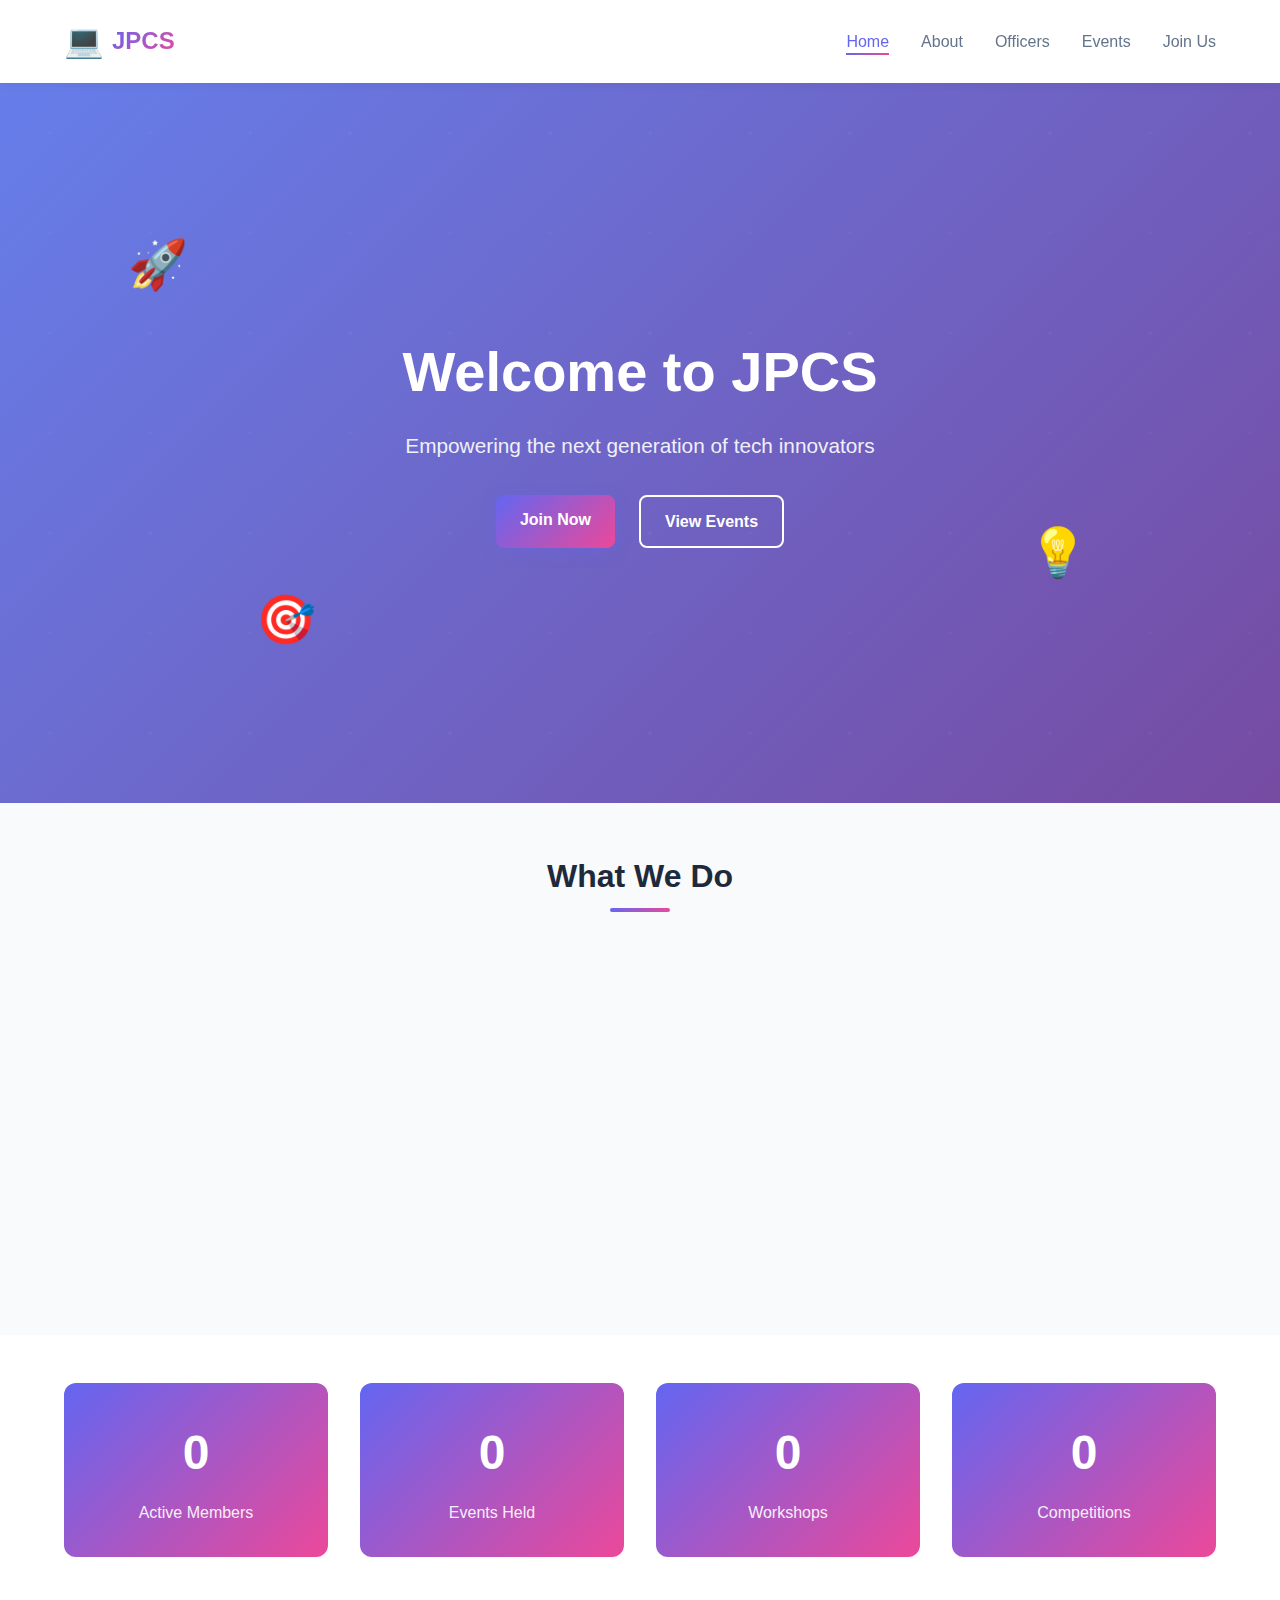
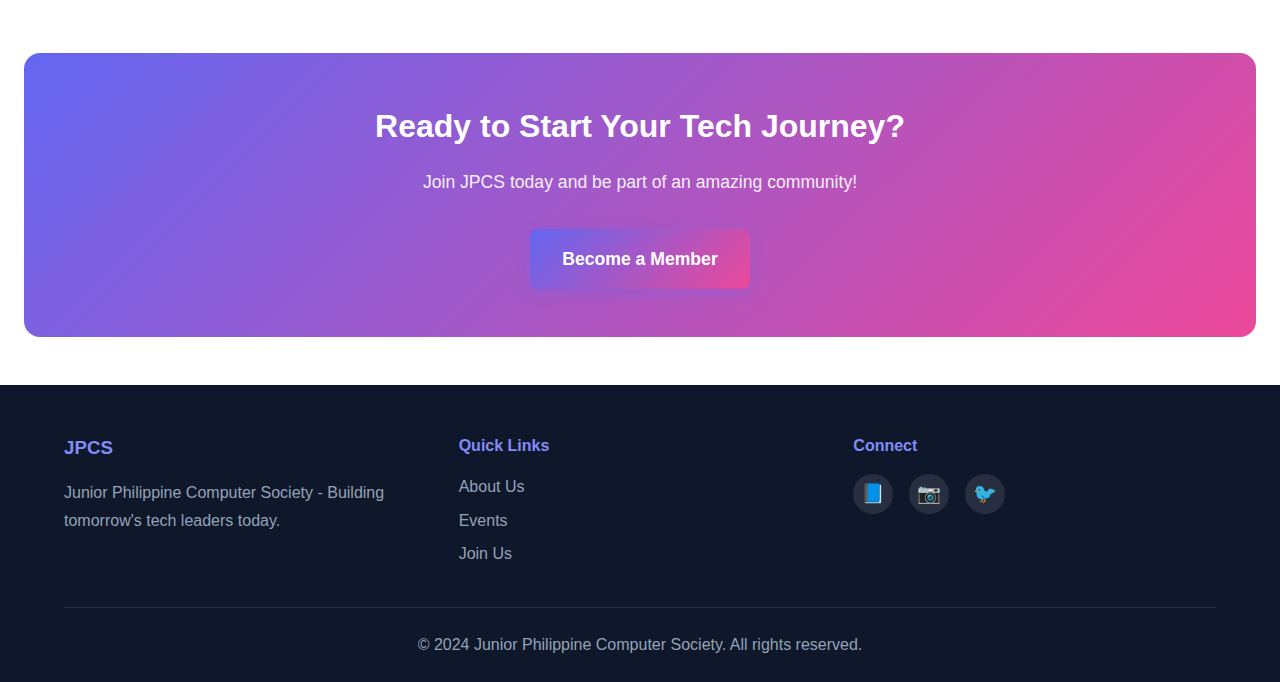
<file: index.html>
<!DOCTYPE html>
<html lang="en">
<head>
    <meta charset="UTF-8">
    <meta name="viewport" content="width=device-width, initial-scale=1.0">
    <title>JPCS - Junior Philippine Computer Society</title>
    <link rel="stylesheet" href="assets/css/styles.css">
    <link rel="stylesheet" href="assets/css/home.css">
</head>
<body>
    <nav class="navbar">
        <div class="container">
            <div class="nav-brand">
                <span class="logo">💻</span>
                <span class="brand-name">JPCS</span>
            </div>
            <button class="nav-toggle" id="navToggle">
                <span></span>
                <span></span>
                <span></span>
            </button>
            <ul class="nav-menu" id="navMenu">
                <li><a href="index.html" class="active">Home</a></li>
                <li><a href="about.html">About</a></li>
                <li><a href="officers.html">Officers</a></li>
                <li><a href="events.html">Events</a></li>
                <li><a href="membership.html">Join Us</a></li>
            </ul>
        </div>
    </nav>

    <section class="hero">
        <div class="hero-content">
            <h1 class="glitch" data-text="Welcome to JPCS">Welcome to JPCS</h1>
            <p class="hero-subtitle">Empowering the next generation of tech innovators</p>
            <div class="hero-buttons">
                <a href="membership.html" class="btn btn-primary">Join Now</a>
                <a href="events.html" class="btn btn-secondary">View Events</a>
            </div>
        </div>
        <div class="hero-animation">
            <div class="floating-icon">🚀</div>
            <div class="floating-icon">💡</div>
            <div class="floating-icon">🎯</div>
        </div>
    </section>

    <section class="features">
        <div class="container">
            <h2 class="section-title">What We Do</h2>
            <div class="features-grid">
                <div class="feature-card">
                    <div class="feature-icon">🎓</div>
                    <h3>Learn & Grow</h3>
                    <p>Access workshops, seminars, and training programs to enhance your tech skills</p>
                </div>
                <div class="feature-card">
                    <div class="feature-icon">🤝</div>
                    <h3>Network</h3>
                    <p>Connect with fellow students and industry professionals in the tech community</p>
                </div>
                <div class="feature-card">
                    <div class="feature-icon">💼</div>
                    <h3>Compete</h3>
                    <p>Participate in hackathons, coding competitions, and tech challenges</p>
                </div>
                <div class="feature-card">
                    <div class="feature-icon">🌟</div>
                    <h3>Innovate</h3>
                    <p>Collaborate on projects and bring your creative tech ideas to life</p>
                </div>
            </div>
        </div>
    </section>

    <section class="quick-stats">
        <div class="container">
            <div class="stats-grid">
                <div class="stat-card">
                    <div class="stat-number" data-target="500">0</div>
                    <div class="stat-label">Active Members</div>
                </div>
                <div class="stat-card">
                    <div class="stat-number" data-target="50">0</div>
                    <div class="stat-label">Events Held</div>
                </div>
                <div class="stat-card">
                    <div class="stat-number" data-target="20">0</div>
                    <div class="stat-label">Workshops</div>
                </div>
                <div class="stat-card">
                    <div class="stat-number" data-target="10">0</div>
                    <div class="stat-label">Competitions</div>
                </div>
            </div>
        </div>
    </section>

    <section class="cta-section">
        <div class="container">
            <h2>Ready to Start Your Tech Journey?</h2>
            <p>Join JPCS today and be part of an amazing community!</p>
            <a href="membership.html" class="btn btn-primary btn-large">Become a Member</a>
        </div>
    </section>

    <footer class="footer">
        <div class="container">
            <div class="footer-content">
                <div class="footer-section">
                    <h3>JPCS</h3>
                    <p>Junior Philippine Computer Society - Building tomorrow's tech leaders today.</p>
                </div>
                <div class="footer-section">
                    <h4>Quick Links</h4>
                    <ul>
                        <li><a href="about.html">About Us</a></li>
                        <li><a href="events.html">Events</a></li>
                        <li><a href="membership.html">Join Us</a></li>
                    </ul>
                </div>
                <div class="footer-section">
                    <h4>Connect</h4>
                    <div class="social-links">
                        <a href="#" class="social-icon">📘</a>
                        <a href="#" class="social-icon">📷</a>
                        <a href="#" class="social-icon">🐦</a>
                    </div>
                </div>
            </div>
            <div class="footer-bottom">
                <p>&copy; 2024 Junior Philippine Computer Society. All rights reserved.</p>
            </div>
        </div>
    </footer>

    <script src="assets/js/main.js"></script>
    <script src="assets/js/home.js"></script>
</body>
</html>
</file>
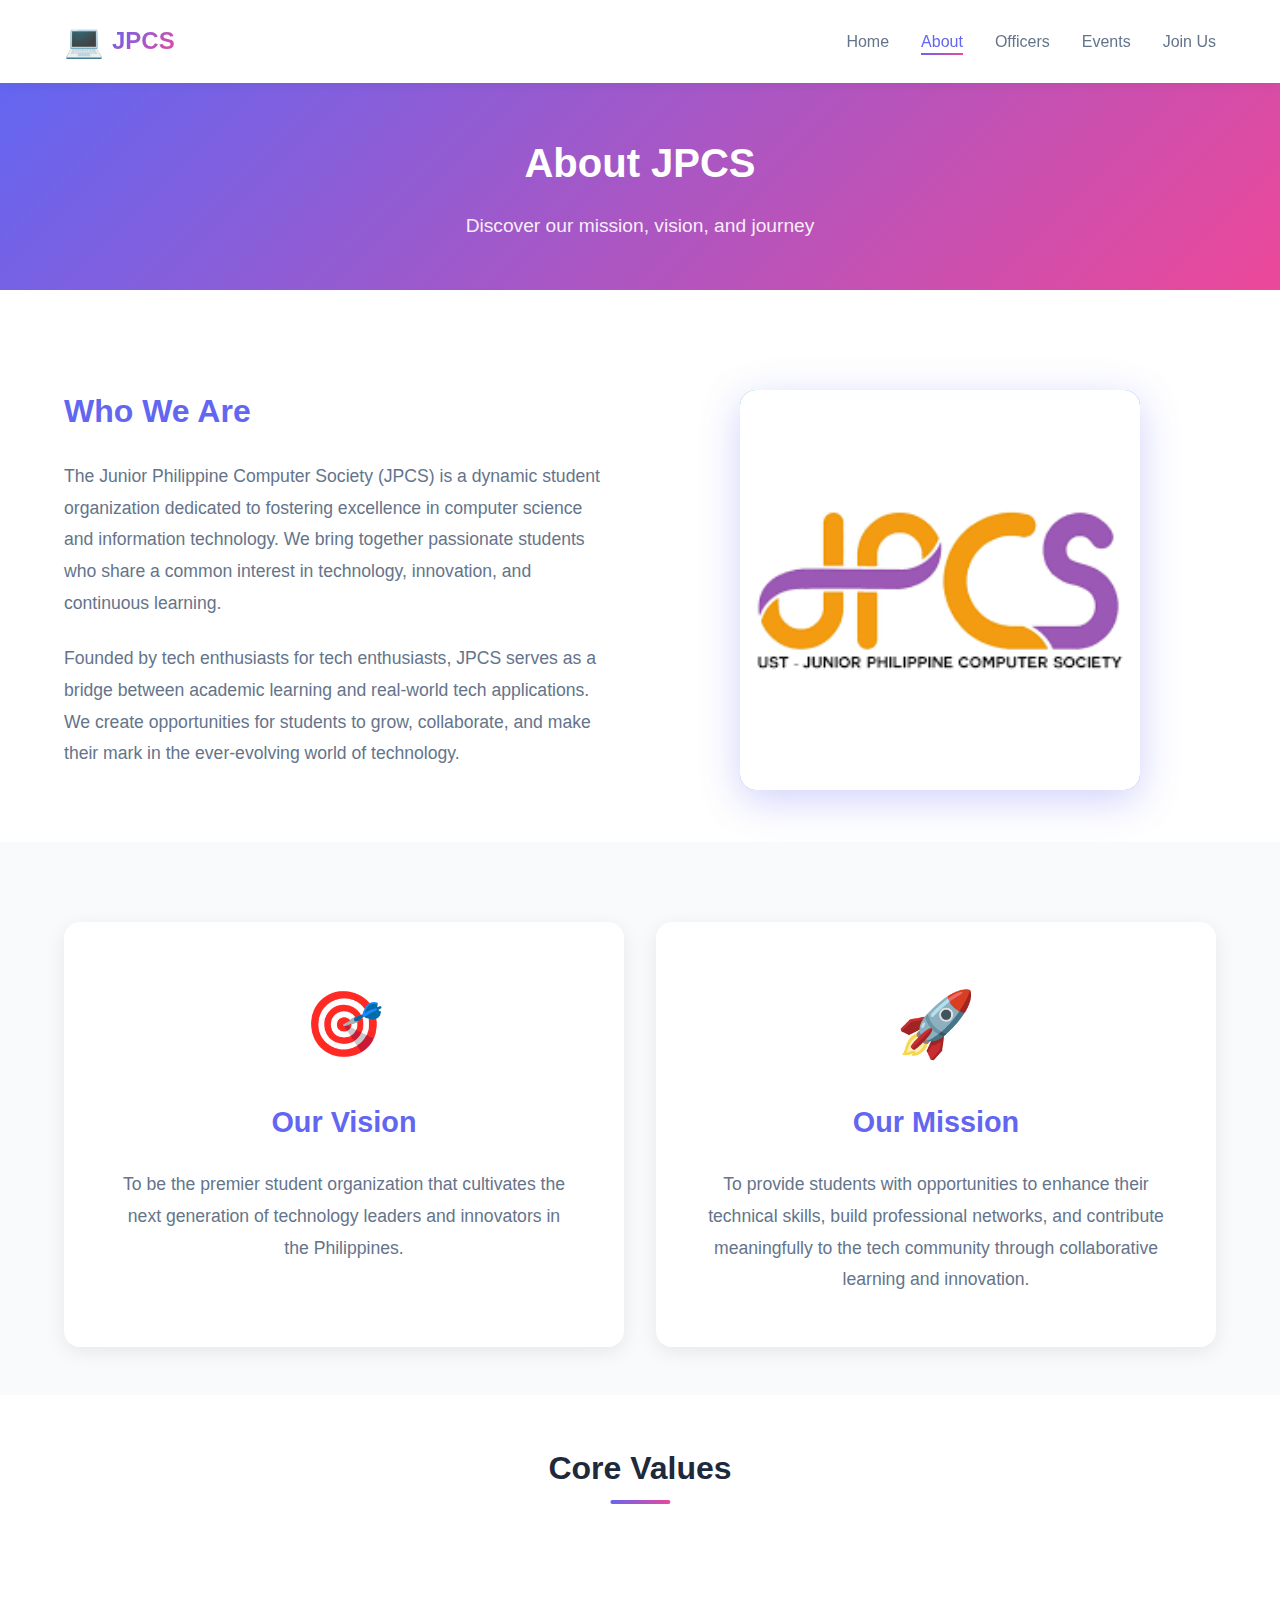
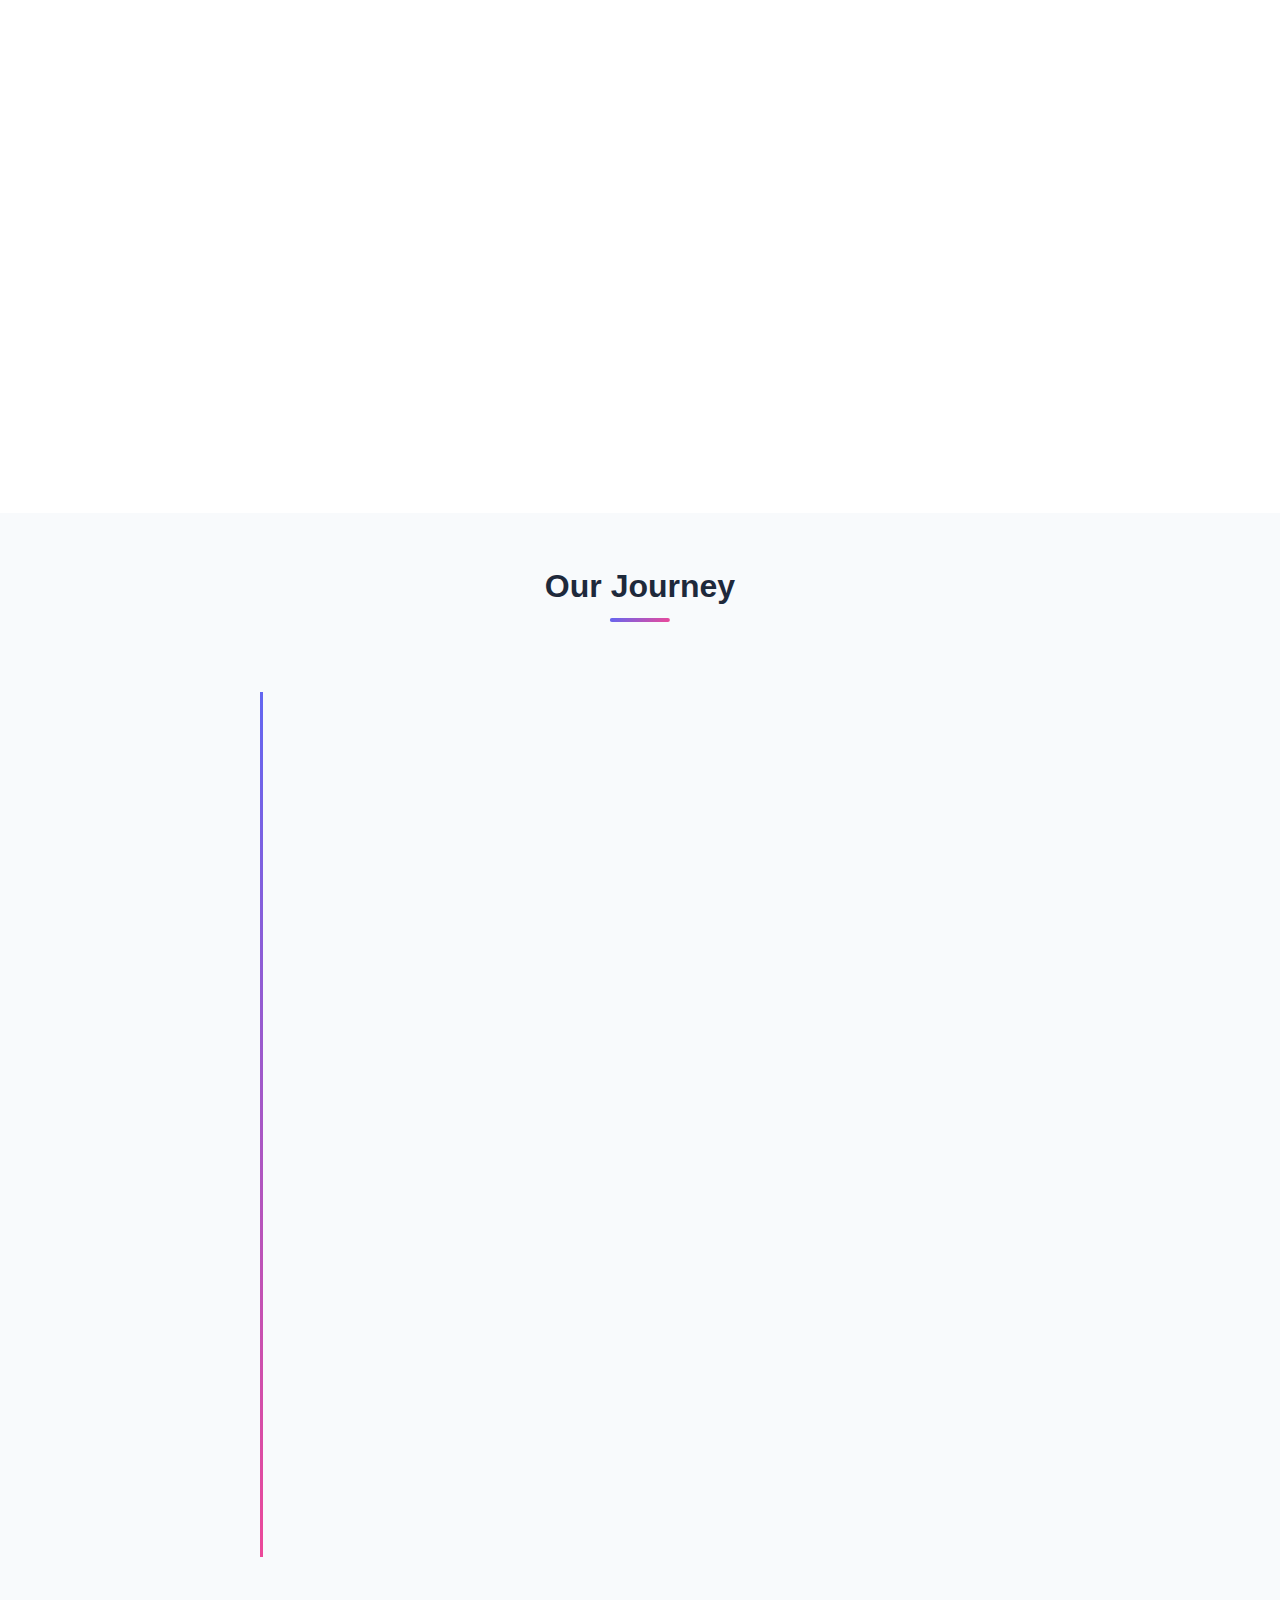
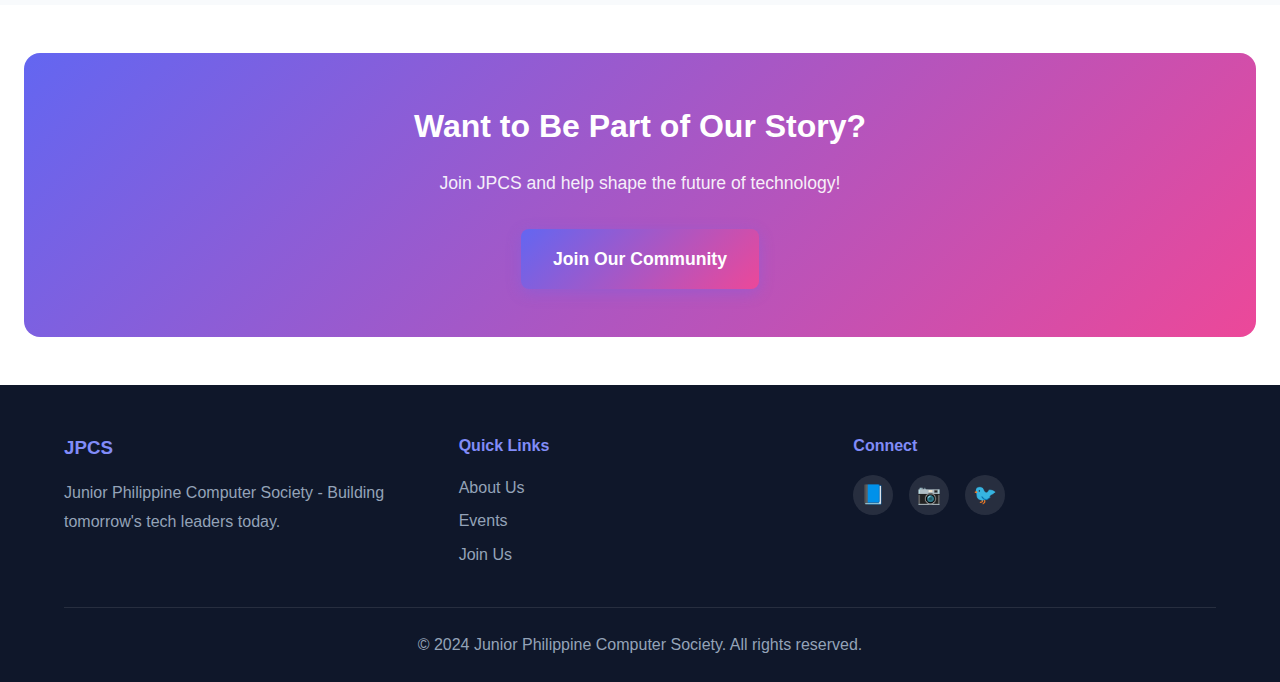
<file: about.html>
<!DOCTYPE html>
<html lang="en">
<head>
    <meta charset="UTF-8">
    <meta name="viewport" content="width=device-width, initial-scale=1.0">
    <title>About - JPCS</title>
    <link rel="stylesheet" href="assets/css/styles.css">
    <link rel="stylesheet" href="assets/css/about.css">
</head>
<body>
    <nav class="navbar">
        <div class="container">
            <div class="nav-brand">
                <span class="logo">💻</span>
                <span class="brand-name">JPCS</span>
            </div>
            <button class="nav-toggle" id="navToggle">
                <span></span>
                <span></span>
                <span></span>
            </button>
            <ul class="nav-menu" id="navMenu">
                <li><a href="index.html">Home</a></li>
                <li><a href="about.html" class="active">About</a></li>
                <li><a href="officers.html">Officers</a></li>
                <li><a href="events.html">Events</a></li>
                <li><a href="membership.html">Join Us</a></li>
            </ul>
        </div>
    </nav>

    <section class="page-header">
        <div class="container">
            <h1>About JPCS</h1>
            <p>Discover our mission, vision, and journey</p>
        </div>
    </section>

    <section class="about-content">
        <div class="container">
            <div class="about-grid">
                <div class="about-text">
                    <h2>Who We Are</h2>
                    <p>The Junior Philippine Computer Society (JPCS) is a dynamic student organization dedicated to fostering excellence in computer science and information technology. We bring together passionate students who share a common interest in technology, innovation, and continuous learning.</p>
                    <p>Founded by tech enthusiasts for tech enthusiasts, JPCS serves as a bridge between academic learning and real-world tech applications. We create opportunities for students to grow, collaborate, and make their mark in the ever-evolving world of technology.</p>
                </div>
                <div class="about-image">
                    <div class="image-placeholder">
                        <img src="assets/Images/who-we-are.png" alt="Who We Are">
                    </div>
                </div>
            </div>
        </div>
    </section>

    <section class="vision-mission">
        <div class="container">
            <div class="vm-grid">
                <div class="vm-card">
                    <div class="vm-icon">🎯</div>
                    <h3>Our Vision</h3>
                    <p>To be the premier student organization that cultivates the next generation of technology leaders and innovators in the Philippines.</p>
                </div>
                <div class="vm-card">
                    <div class="vm-icon">🚀</div>
                    <h3>Our Mission</h3>
                    <p>To provide students with opportunities to enhance their technical skills, build professional networks, and contribute meaningfully to the tech community through collaborative learning and innovation.</p>
                </div>
            </div>
        </div>
    </section>

    <section class="core-values">
        <div class="container">
            <h2 class="section-title">Core Values</h2>
            <div class="values-grid">
                <div class="value-card">
                    <div class="value-number">01</div>
                    <h4>Innovation</h4>
                    <p>We embrace creativity and encourage thinking outside the box</p>
                </div>
                <div class="value-card">
                    <div class="value-number">02</div>
                    <h4>Collaboration</h4>
                    <p>We believe in the power of teamwork and community</p>
                </div>
                <div class="value-card">
                    <div class="value-number">03</div>
                    <h4>Excellence</h4>
                    <p>We strive for the highest standards in everything we do</p>
                </div>
                <div class="value-card">
                    <div class="value-number">04</div>
                    <h4>Inclusivity</h4>
                    <p>We welcome students from all backgrounds and skill levels</p>
                </div>
                <div class="value-card">
                    <div class="value-number">05</div>
                    <h4>Growth</h4>
                    <p>We are committed to continuous learning and development</p>
                </div>
                <div class="value-card">
                    <div class="value-number">06</div>
                    <h4>Impact</h4>
                    <p>We aim to make a positive difference in our community</p>
                </div>
            </div>
        </div>
    </section>

    <section class="timeline-section">
        <div class="container">
            <h2 class="section-title">Our Journey</h2>
            <div class="timeline">
                <div class="timeline-item">
                    <div class="timeline-dot"></div>
                    <div class="timeline-content">
                        <h4>2020 - Foundation</h4>
                        <p>JPCS was founded by a group of passionate computer science students</p>
                    </div>
                </div>
                <div class="timeline-item">
                    <div class="timeline-dot"></div>
                    <div class="timeline-content">
                        <h4>2021 - First Major Event</h4>
                        <p>Organized our first major hackathon with 200+ participants</p>
                    </div>
                </div>
                <div class="timeline-item">
                    <div class="timeline-dot"></div>
                    <div class="timeline-content">
                        <h4>2022 - Expansion</h4>
                        <p>Grew to 500+ active members and launched mentorship program</p>
                    </div>
                </div>
                <div class="timeline-item">
                    <div class="timeline-dot"></div>
                    <div class="timeline-content">
                        <h4>2023 - Recognition</h4>
                        <p>Awarded "Best Student Tech Organization" at national level</p>
                    </div>
                </div>
                <div class="timeline-item">
                    <div class="timeline-dot"></div>
                    <div class="timeline-content">
                        <h4>2024 - Innovation Hub</h4>
                        <p>Launched our tech innovation lab and partnered with industry leaders</p>
                    </div>
                </div>
            </div>
        </div>
    </section>

    <section class="cta-section">
        <div class="container">
            <h2>Want to Be Part of Our Story?</h2>
            <p>Join JPCS and help shape the future of technology!</p>
            <a href="membership.html" class="btn btn-primary btn-large">Join Our Community</a>
        </div>
    </section>

    <footer class="footer">
        <div class="container">
            <div class="footer-content">
                <div class="footer-section">
                    <h3>JPCS</h3>
                    <p>Junior Philippine Computer Society - Building tomorrow's tech leaders today.</p>
                </div>
                <div class="footer-section">
                    <h4>Quick Links</h4>
                    <ul>
                        <li><a href="about.html">About Us</a></li>
                        <li><a href="events.html">Events</a></li>
                        <li><a href="membership.html">Join Us</a></li>
                    </ul>
                </div>
                <div class="footer-section">
                    <h4>Connect</h4>
                    <div class="social-links">
                        <a href="#" class="social-icon">📘</a>
                        <a href="#" class="social-icon">📷</a>
                        <a href="#" class="social-icon">🐦</a>
                    </div>
                </div>
            </div>
            <div class="footer-bottom">
                <p>&copy; 2024 Junior Philippine Computer Society. All rights reserved.</p>
            </div>
        </div>
    </footer>

    <script src="assets/js/about.js"></script>
    <script src="assets/js/main.js"></script>
</body>
</html>
</file>
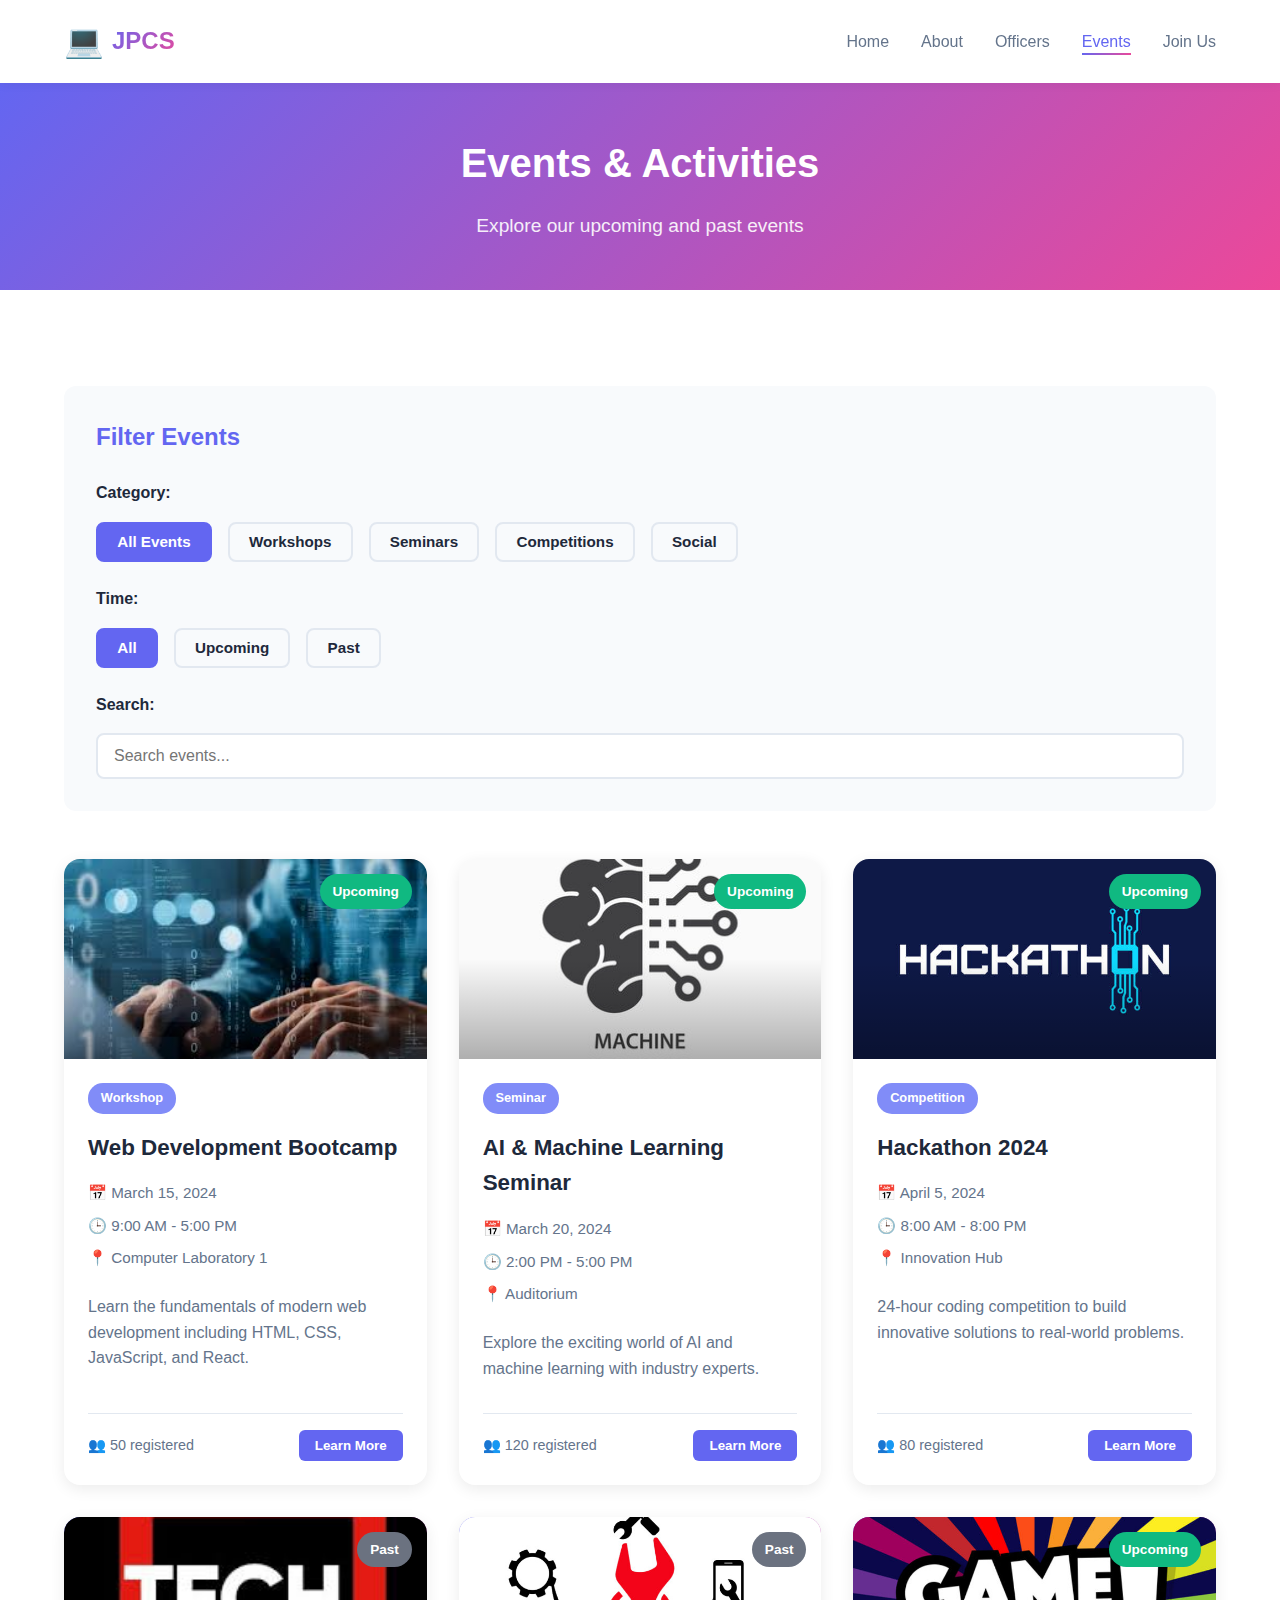
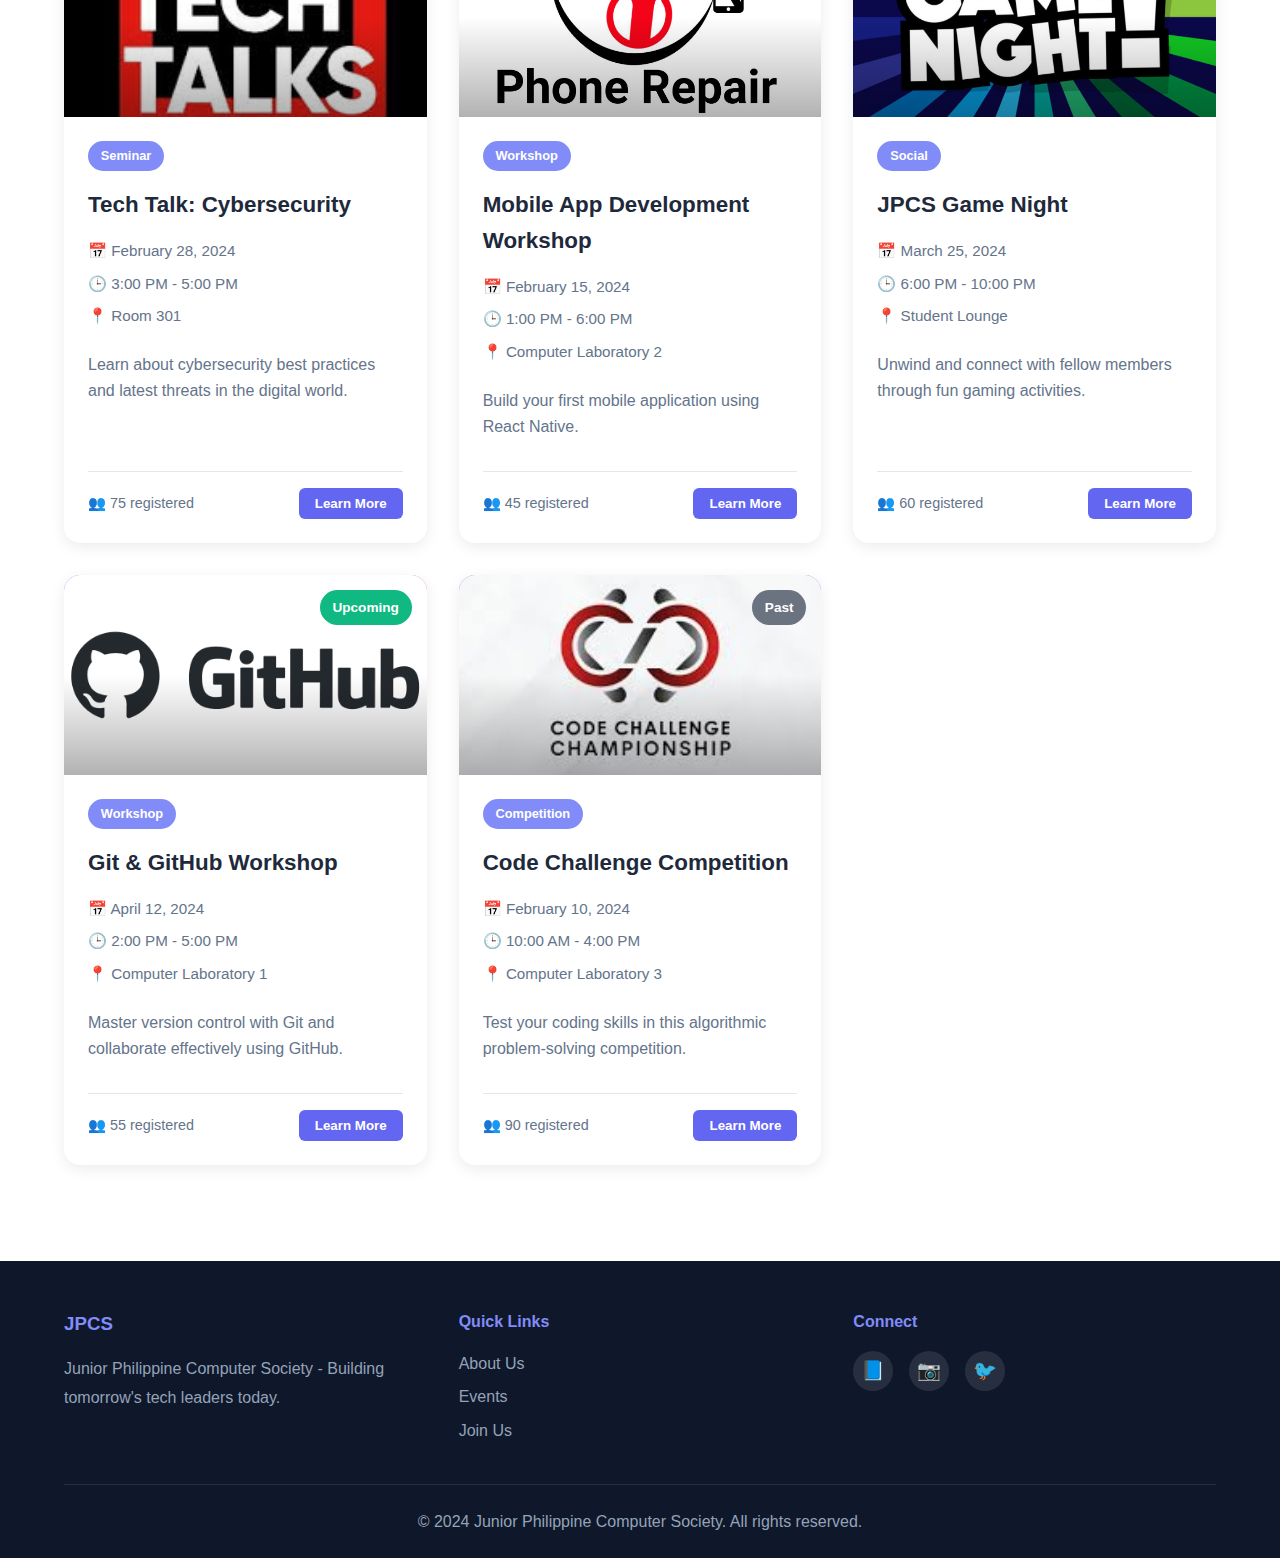
<file: events.html>
<!DOCTYPE html>
<html lang="en">
<head>
    <meta charset="UTF-8">
    <meta name="viewport" content="width=device-width, initial-scale=1.0">
    <title>Events - JPCS</title>
    <link rel="stylesheet" href="assets/css/styles.css">
    <link rel="stylesheet" href="assets/css/events.css">
</head>
<body>
    <nav class="navbar">
        <div class="container">
            <div class="nav-brand">
                <span class="logo">💻</span>
                <span class="brand-name">JPCS</span>
            </div>
            <button class="nav-toggle" id="navToggle">
                <span></span>
                <span></span>
                <span></span>
            </button>
            <ul class="nav-menu" id="navMenu">
                <li><a href="index.html">Home</a></li>
                <li><a href="about.html">About</a></li>
                <li><a href="officers.html">Officers</a></li>
                <li><a href="events.html" class="active">Events</a></li>
                <li><a href="membership.html">Join Us</a></li>
            </ul>
        </div>
    </nav>

    <section class="page-header">
        <div class="container">
            <h1>Events & Activities</h1>
            <p>Explore our upcoming and past events</p>
        </div>
    </section>

    <section class="events-section">
        <div class="container">
            <div class="events-controls">
                <div class="filter-section">
                    <h3>Filter Events</h3>
                    <div class="filter-group">
                        <label>Category:</label>
                        <div class="filter-buttons">
                            <button class="filter-btn active" data-category="all">All Events</button>
                            <button class="filter-btn" data-category="workshop">Workshops</button>
                            <button class="filter-btn" data-category="seminar">Seminars</button>
                            <button class="filter-btn" data-category="competition">Competitions</button>
                            <button class="filter-btn" data-category="social">Social</button>
                        </div>
                    </div>
                    <div class="filter-group">
                        <label>Time:</label>
                        <div class="filter-buttons">
                            <button class="time-filter-btn active" data-time="all">All</button>
                            <button class="time-filter-btn" data-time="upcoming">Upcoming</button>
                            <button class="time-filter-btn" data-time="past">Past</button>
                        </div>
                    </div>
                    <div class="filter-group">
                        <label>Search:</label>
                        <input type="text" id="searchInput" placeholder="Search events..." class="search-input">
                    </div>
                </div>
            </div>

            <div class="events-grid" id="eventsGrid">
                <!-- Events will be dynamically loaded -->
            </div>

            <div id="noEvents" class="no-events" style="display: none;">
                <p>No events found matching your criteria.</p>
            </div>
        </div>
    </section>

    <!-- Event Details Modal -->
    <div class="modal" id="eventModal">
        <div class="modal-content">
            <span class="close-btn" id="closeEventModal">&times;</span>
            <div class="modal-body" id="eventModalBody">
                <!-- Event details will be loaded here -->
            </div>
        </div>
    </div>

    <footer class="footer">
        <div class="container">
            <div class="footer-content">
                <div class="footer-section">
                    <h3>JPCS</h3>
                    <p>Junior Philippine Computer Society - Building tomorrow's tech leaders today.</p>
                </div>
                <div class="footer-section">
                    <h4>Quick Links</h4>
                    <ul>
                        <li><a href="about.html">About Us</a></li>
                        <li><a href="events.html">Events</a></li>
                        <li><a href="membership.html">Join Us</a></li>
                    </ul>
                </div>
                <div class="footer-section">
                    <h4>Connect</h4>
                    <div class="social-links">
                        <a href="#" class="social-icon">📘</a>
                        <a href="#" class="social-icon">📷</a>
                        <a href="#" class="social-icon">🐦</a>
                    </div>
                </div>
            </div>
            <div class="footer-bottom">
                <p>&copy; 2024 Junior Philippine Computer Society. All rights reserved.</p>
            </div>
        </div>
    </footer>

    <script src="assets/js/main.js"></script>
    <script src="assets/js/events.js"></script>
</body>
</html>
</file>
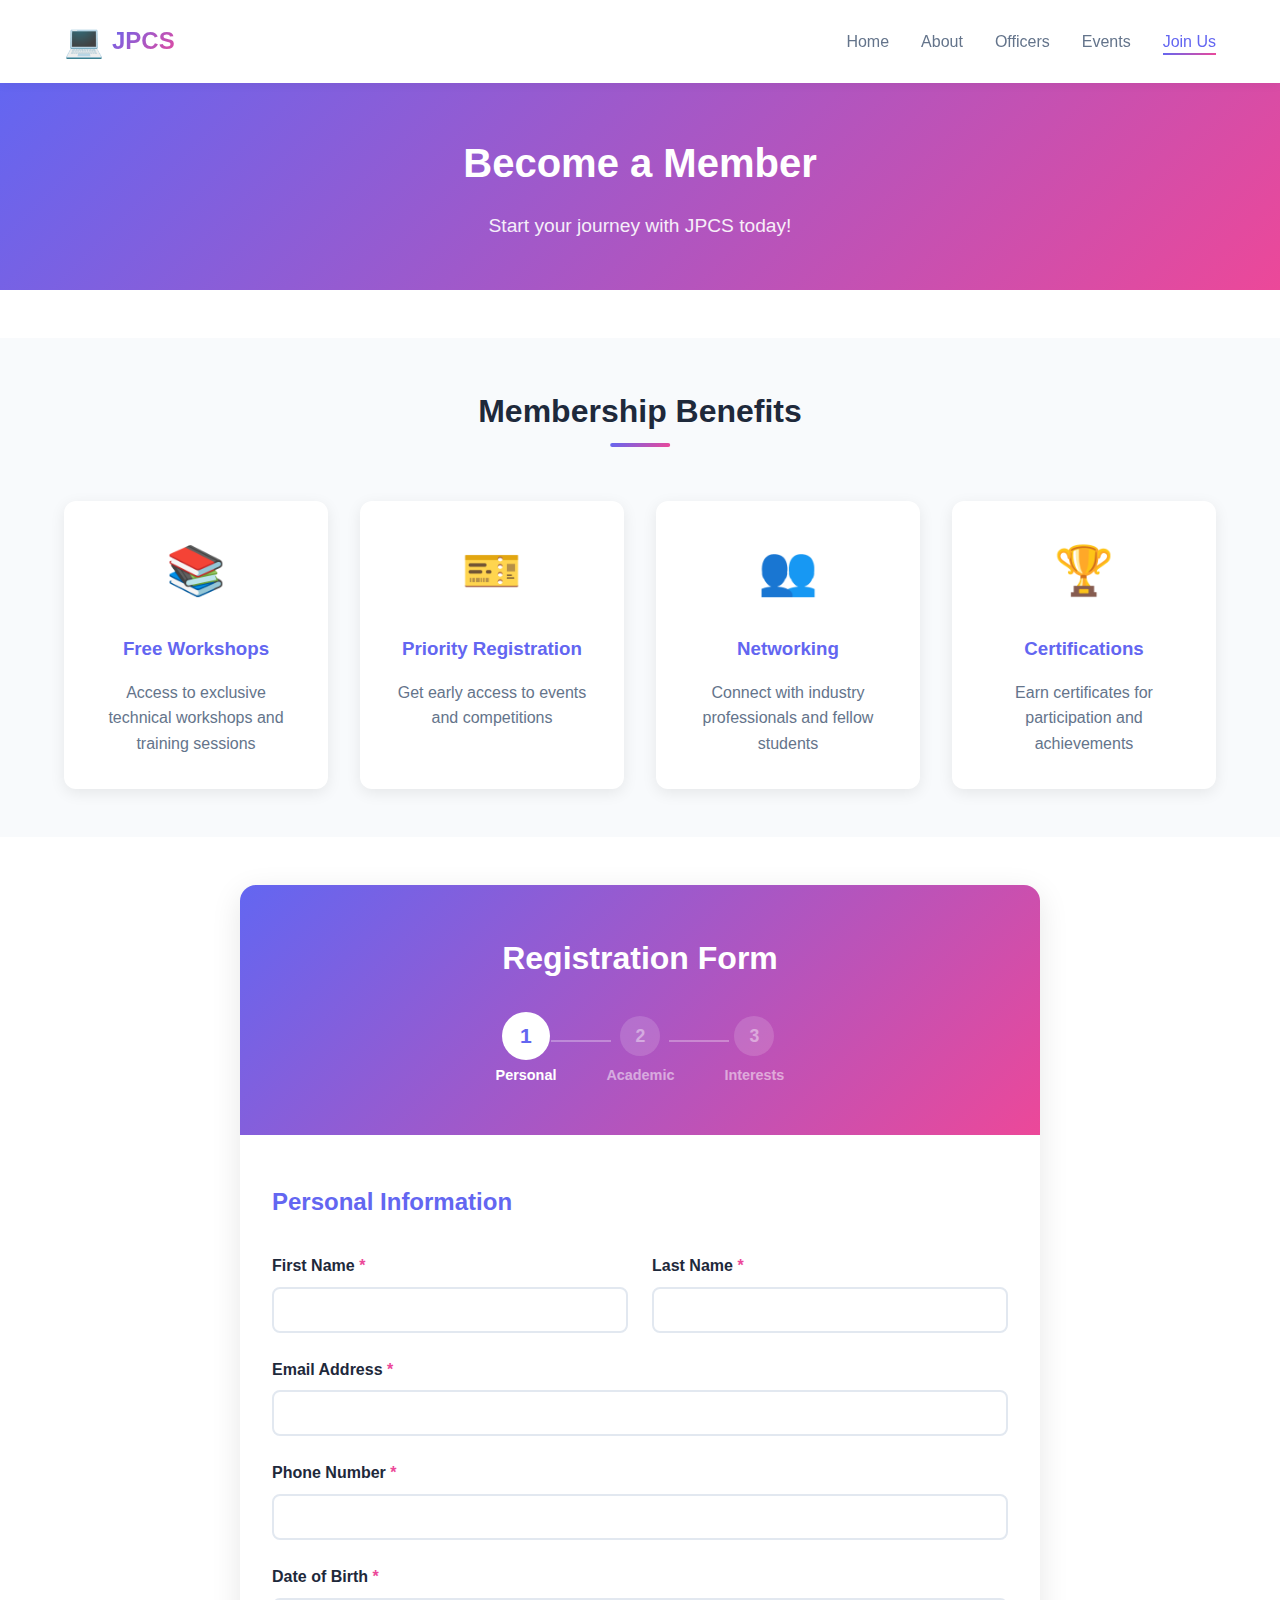
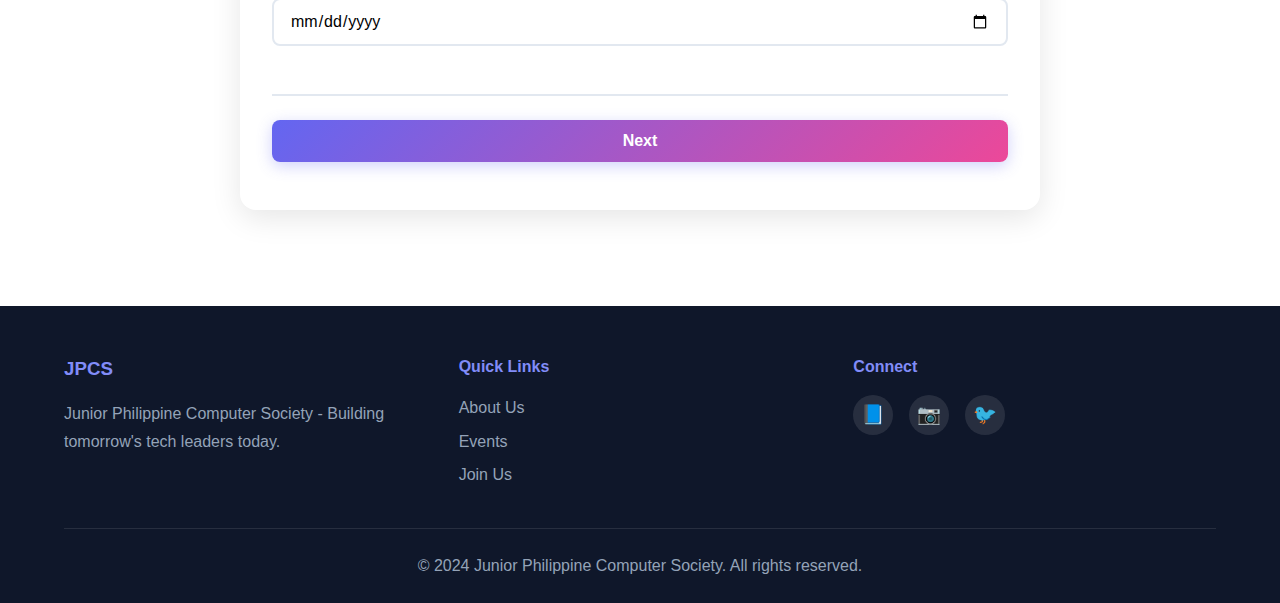
<file: membership.html>
<!DOCTYPE html>
<html lang="en">
<head>
    <meta charset="UTF-8">
    <meta name="viewport" content="width=device-width, initial-scale=1.0">
    <title>Membership - JPCS</title>
    <link rel="stylesheet" href="assets/css/styles.css">
    <link rel="stylesheet" href="assets/css/membership.css">
</head>
<body>
    <nav class="navbar">
        <div class="container">
            <div class="nav-brand">
                <span class="logo">💻</span>
                <span class="brand-name">JPCS</span>
            </div>
            <button class="nav-toggle" id="navToggle">
                <span></span>
                <span></span>
                <span></span>
            </button>
            <ul class="nav-menu" id="navMenu">
                <li><a href="index.html">Home</a></li>
                <li><a href="about.html">About</a></li>
                <li><a href="officers.html">Officers</a></li>
                <li><a href="events.html">Events</a></li>
                <li><a href="membership.html" class="active">Join Us</a></li>
            </ul>
        </div>
    </nav>

    <section class="page-header">
        <div class="container">
            <h1>Become a Member</h1>
            <p>Start your journey with JPCS today!</p>
        </div>
    </section>

    <section class="benefits-section">
        <div class="container">
            <h2 class="section-title">Membership Benefits</h2>
            <div class="benefits-grid">
                <div class="benefit-card">
                    <div class="benefit-icon">📚</div>
                    <h3>Free Workshops</h3>
                    <p>Access to exclusive technical workshops and training sessions</p>
                </div>
                <div class="benefit-card">
                    <div class="benefit-icon">🎫</div>
                    <h3>Priority Registration</h3>
                    <p>Get early access to events and competitions</p>
                </div>
                <div class="benefit-card">
                    <div class="benefit-icon">👥</div>
                    <h3>Networking</h3>
                    <p>Connect with industry professionals and fellow students</p>
                </div>
                <div class="benefit-card">
                    <div class="benefit-icon">🏆</div>
                    <h3>Certifications</h3>
                    <p>Earn certificates for participation and achievements</p>
                </div>
            </div>
        </div>
    </section>

    <section class="registration-section">
        <div class="container">
            <div class="form-container">
                <div class="form-header">
                    <h2>Registration Form</h2>
                    <div class="progress-indicator">
                        <div class="progress-step active" data-step="1">
                            <div class="step-number">1</div>
                            <div class="step-label">Personal</div>
                        </div>
                        <div class="progress-line"></div>
                        <div class="progress-step" data-step="2">
                            <div class="step-number">2</div>
                            <div class="step-label">Academic</div>
                        </div>
                        <div class="progress-line"></div>
                        <div class="progress-step" data-step="3">
                            <div class="step-number">3</div>
                            <div class="step-label">Interests</div>
                        </div>
                    </div>
                </div>

                <form id="registrationForm" class="registration-form">
                    <!-- Step 1: Personal Information -->
                    <div class="form-step active" data-step="1">
                        <h3>Personal Information</h3>
                        <div class="form-row">
                            <div class="form-group">
                                <label for="firstName">First Name <span class="required">*</span></label>
                                <input type="text" id="firstName" name="firstName" required>
                                <span class="error-message"></span>
                            </div>
                            <div class="form-group">
                                <label for="lastName">Last Name <span class="required">*</span></label>
                                <input type="text" id="lastName" name="lastName" required>
                                <span class="error-message"></span>
                            </div>
                        </div>
                        <div class="form-group">
                            <label for="email">Email Address <span class="required">*</span></label>
                            <input type="email" id="email" name="email" required>
                            <span class="error-message"></span>
                        </div>
                        <div class="form-group">
                            <label for="phone">Phone Number <span class="required">*</span></label>
                            <input type="tel" id="phone" name="phone" required>
                            <span class="error-message"></span>
                        </div>
                        <div class="form-group">
                            <label for="birthdate">Date of Birth <span class="required">*</span></label>
                            <input type="date" id="birthdate" name="birthdate" required>
                            <span class="error-message"></span>
                        </div>
                    </div>

                    <!-- Step 2: Academic Information -->
                    <div class="form-step" data-step="2">
                        <h3>Academic Information</h3>
                        <div class="form-group">
                            <label for="studentId">Student ID <span class="required">*</span></label>
                            <input type="text" id="studentId" name="studentId" required>
                            <span class="error-message"></span>
                        </div>
                        <div class="form-group">
                            <label for="course">Course/Program <span class="required">*</span></label>
                            <select id="course" name="course" required>
                                <option value="">Select your course</option>
                                <option value="BSCS">BS Computer Science</option>
                                <option value="BSIT">BS Information Technology</option>
                                <option value="BSIS">BS Information Systems</option>
                                <option value="BSCpE">BS Computer Engineering</option>
                                <option value="ACT">Associate in Computer Technology</option>
                                <option value="other">Other</option>
                            </select>
                            <span class="error-message"></span>
                        </div>
                        <div class="form-row">
                            <div class="form-group">
                                <label for="yearLevel">Year Level <span class="required">*</span></label>
                                <select id="yearLevel" name="yearLevel" required>
                                    <option value="">Select year</option>
                                    <option value="1">1st Year</option>
                                    <option value="2">2nd Year</option>
                                    <option value="3">3rd Year</option>
                                    <option value="4">4th Year</option>
                                </select>
                                <span class="error-message"></span>
                            </div>
                            <div class="form-group">
                                <label for="section">Section</label>
                                <input type="text" id="section" name="section">
                            </div>
                        </div>
                    </div>

                    <!-- Step 3: Interests and Preferences -->
                    <div class="form-step" data-step="3">
                        <h3>Interests & Preferences</h3>
                        <div class="form-group">
                            <label>Areas of Interest <span class="required">*</span></label>
                            <div class="checkbox-group">
                                <label class="checkbox-label">
                                    <input type="checkbox" name="interests" value="web-dev">
                                    <span>Web Development</span>
                                </label>
                                <label class="checkbox-label">
                                    <input type="checkbox" name="interests" value="mobile-dev">
                                    <span>Mobile Development</span>
                                </label>
                                <label class="checkbox-label">
                                    <input type="checkbox" name="interests" value="data-science">
                                    <span>Data Science</span>
                                </label>
                                <label class="checkbox-label">
                                    <input type="checkbox" name="interests" value="ai-ml">
                                    <span>AI/Machine Learning</span>
                                </label>
                                <label class="checkbox-label">
                                    <input type="checkbox" name="interests" value="cybersecurity">
                                    <span>Cybersecurity</span>
                                </label>
                                <label class="checkbox-label">
                                    <input type="checkbox" name="interests" value="game-dev">
                                    <span>Game Development</span>
                                </label>
                            </div>
                            <span class="error-message"></span>
                        </div>
                        <div class="form-group">
                            <label for="skillLevel">Programming Skill Level <span class="required">*</span></label>
                            <select id="skillLevel" name="skillLevel" required>
                                <option value="">Select level</option>
                                <option value="beginner">Beginner</option>
                                <option value="intermediate">Intermediate</option>
                                <option value="advanced">Advanced</option>
                            </select>
                            <span class="error-message"></span>
                        </div>
                        <div class="form-group">
                            <label for="expectations">What do you hope to gain from JPCS?</label>
                            <textarea id="expectations" name="expectations" rows="4" placeholder="Tell us about your goals and expectations..."></textarea>
                        </div>
                        <div class="form-group">
                            <label class="checkbox-label">
                                <input type="checkbox" id="terms" name="terms" required>
                                <span>I agree to the terms and conditions <span class="required">*</span></span>
                            </label>
                            <span class="error-message"></span>
                        </div>
                    </div>

                    <div class="form-navigation">
                        <button type="button" class="btn btn-secondary" id="prevBtn" style="display: none;">Previous</button>
                        <button type="button" class="btn btn-primary" id="nextBtn">Next</button>
                        <button type="submit" class="btn btn-primary" id="submitBtn" style="display: none;">Submit Application</button>
                    </div>
                </form>

                <div id="successMessage" class="success-message" style="display: none;">
                    <div class="success-icon">✓</div>
                    <h3>Registration Successful!</h3>
                    <p>Thank you for joining JPCS. We'll send a confirmation email to your registered email address shortly.</p>
                    <button class="btn btn-primary" onclick="location.reload()">Register Another Member</button>
                </div>
            </div>
        </div>
    </section>

    <footer class="footer">
        <div class="container">
            <div class="footer-content">
                <div class="footer-section">
                    <h3>JPCS</h3>
                    <p>Junior Philippine Computer Society - Building tomorrow's tech leaders today.</p>
                </div>
                <div class="footer-section">
                    <h4>Quick Links</h4>
                    <ul>
                        <li><a href="about.html">About Us</a></li>
                        <li><a href="events.html">Events</a></li>
                        <li><a href="membership.html">Join Us</a></li>
                    </ul>
                </div>
                <div class="footer-section">
                    <h4>Connect</h4>
                    <div class="social-links">
                        <a href="#" class="social-icon">📘</a>
                        <a href="#" class="social-icon">📷</a>
                        <a href="#" class="social-icon">🐦</a>
                    </div>
                </div>
            </div>
            <div class="footer-bottom">
                <p>&copy; 2024 Junior Philippine Computer Society. All rights reserved.</p>
            </div>
        </div>
    </footer>

    <script src="assets/js/main.js"></script>
    <script src="assets/js/membership.js"></script>
</body>
</html>
</file>
<file: assets/css/home.css>
/* Hero Section */
.hero {
    min-height: 80vh;
    display: flex;
    align-items: center;
    justify-content: center;
    background: linear-gradient(135deg, #667eea 0%, #764ba2 100%);
    position: relative;
    overflow: hidden;
    color: white;
    padding: var(--spacing-xl) var(--spacing-md);
}

.hero::before {
    content: '';
    position: absolute;
    top: 0;
    left: 0;
    right: 0;
    bottom: 0;
    background: url('data:image/svg+xml,<svg width="100" height="100" xmlns="http://www.w3.org/2000/svg"><circle cx="50" cy="50" r="2" fill="rgba(255,255,255,0.1)"/></svg>');
    opacity: 0.3;
}

.hero-content {
    text-align: center;
    z-index: 1;
    max-width: 800px;
}

.hero h1 {
    font-size: 3.5rem;
    margin-bottom: var(--spacing-md);
    font-weight: 800;
    line-height: 1.2;
}

.glitch {
    position: relative;
    animation: glitch 3s infinite;
}

@keyframes glitch {
    0%, 90%, 100% {
        text-shadow: 0 0 1px rgba(255,255,255,0.5);
    }
    92% {
        text-shadow: 
            3px 0 0 rgba(236, 72, 153, 0.8),
            -3px 0 0 rgba(20, 184, 166, 0.8);
    }
    94% {
        text-shadow: 
            -3px 0 0 rgba(236, 72, 153, 0.8),
            3px 0 0 rgba(20, 184, 166, 0.8);
    }
}

.hero-subtitle {
    font-size: 1.3rem;
    margin-bottom: var(--spacing-lg);
    opacity: 0.9;
}

.hero-buttons {
    display: flex;
    gap: var(--spacing-md);
    justify-content: center;
    flex-wrap: wrap;
}

.hero-animation {
    position: absolute;
    width: 100%;
    height: 100%;
    top: 0;
    left: 0;
    pointer-events: none;
}

.floating-icon {
    position: absolute;
    font-size: 3rem;
    animation: float 6s ease-in-out infinite;
}

.floating-icon:nth-child(1) {
    top: 20%;
    left: 10%;
    animation-delay: 0s;
}

.floating-icon:nth-child(2) {
    top: 60%;
    right: 15%;
    animation-delay: 2s;
}

.floating-icon:nth-child(3) {
    bottom: 20%;
    left: 20%;
    animation-delay: 4s;
}

/* Features Section */
.features {
    padding: var(--spacing-xl) var(--spacing-md);
    background: var(--bg-secondary);
}

.features-grid {
    display: grid;
    grid-template-columns: repeat(auto-fit, minmax(250px, 1fr));
    gap: var(--spacing-lg);
    margin-top: var(--spacing-lg);
}

.feature-card {
    background: var(--bg-primary);
    padding: var(--spacing-lg);
    border-radius: 12px;
    text-align: center;
    transition: all 0.3s ease;
    border: 2px solid transparent;
}

.feature-card:hover {
    transform: translateY(-10px);
    border-color: var(--primary);
    box-shadow: 0 10px 30px rgba(99, 102, 241, 0.2);
}

.feature-icon {
    font-size: 3rem;
    margin-bottom: var(--spacing-md);
}

.feature-card h3 {
    color: var(--primary);
    margin-bottom: var(--spacing-sm);
    font-size: 1.3rem;
}

.feature-card p {
    color: var(--text-secondary);
    line-height: 1.6;
}

/* Quick Stats Section */
.quick-stats {
    padding: var(--spacing-xl) var(--spacing-md);
    background: var(--bg-primary);
}

.stats-grid {
    display: grid;
    grid-template-columns: repeat(auto-fit, minmax(200px, 1fr));
    gap: var(--spacing-lg);
}

.stat-card {
    text-align: center;
    padding: var(--spacing-lg);
    background: var(--gradient-1);
    border-radius: 12px;
    color: white;
    transition: all 0.3s ease;
}

.stat-card:hover {
    transform: scale(1.05);
}

.stat-number {
    font-size: 3rem;
    font-weight: bold;
    margin-bottom: var(--spacing-xs);
}

.stat-label {
    font-size: 1rem;
    opacity: 0.9;
}

/* Responsive */
@media (max-width: 768px) {
    .hero h1 {
        font-size: 2.5rem;
    }

    .hero-subtitle {
        font-size: 1.1rem;
    }

    .hero-buttons {
        flex-direction: column;
        align-items: center;
    }

    .hero-buttons .btn {
        width: 100%;
        max-width: 300px;
    }

    .floating-icon {
        font-size: 2rem;
    }
}
</file>
<file: assets/css/about.css>
/* About Content Section */
.about-content {
    padding: var(--spacing-xl) var(--spacing-md);
}

.about-grid {
    display: grid;
    grid-template-columns: 1fr 1fr;
    gap: var(--spacing-xl);
    align-items: center;
}

.about-text h2 {
    color: var(--primary);
    margin-bottom: var(--spacing-md);
    font-size: 2rem;
}

.about-text p {
    color: var(--text-secondary);
    margin-bottom: var(--spacing-md);
    line-height: 1.8;
    font-size: 1.1rem;
}

.about-image {
    display: flex;
    justify-content: center;
    align-items: center;
}

.image-placeholder {
    width: 100%;
    max-width: 400px;
    aspect-ratio: 1;
    background: var(--gradient-2);
    border-radius: 16px;
    display: flex;
    align-items: center;
    justify-content: center;
    box-shadow: 0 10px 40px rgba(99, 102, 241, 0.3);
}

.placeholder-icon {
    font-size: 8rem;
}

.image-placeholder img {
    width: 100%;
    height: 100%;
    object-fit: cover;
    border-radius: 16px;
    display: block;
}

/* Vision Mission Section */
.vision-mission {
    padding: var(--spacing-xl) var(--spacing-md);
    background: var(--bg-secondary);
}

.vm-grid {
    display: grid;
    grid-template-columns: repeat(auto-fit, minmax(300px, 1fr));
    gap: var(--spacing-lg);
    margin-top: var(--spacing-lg);
}

.vm-card {
    background: var(--bg-primary);
    padding: var(--spacing-xl);
    border-radius: 16px;
    text-align: center;
    box-shadow: 0 5px 20px rgba(0, 0, 0, 0.08);
    transition: all 0.3s ease;
    border: 3px solid transparent;
}

.vm-card:hover {
    border-color: var(--primary);
    transform: translateY(-5px);
}

.vm-icon {
    font-size: 4rem;
    margin-bottom: var(--spacing-md);
}

.vm-card h3 {
    color: var(--primary);
    font-size: 1.8rem;
    margin-bottom: var(--spacing-md);
}

.vm-card p {
    color: var(--text-secondary);
    line-height: 1.8;
    font-size: 1.1rem;
}

/* Core Values Section */
.core-values {
    padding: var(--spacing-xl) var(--spacing-md);
}

.values-grid {
    display: grid;
    grid-template-columns: repeat(auto-fit, minmax(250px, 1fr));
    gap: var(--spacing-md);
    margin-top: var(--spacing-lg);
}

.value-card {
    background: var(--bg-primary);
    padding: var(--spacing-lg);
    border-radius: 12px;
    border-left: 4px solid var(--primary);
    box-shadow: 0 3px 15px rgba(0, 0, 0, 0.06);
    transition: all 0.3s ease;
}

.value-card:hover {
    transform: translateX(10px);
    box-shadow: 0 5px 20px rgba(0, 0, 0, 0.1);
}

.value-number {
    font-size: 2rem;
    font-weight: bold;
    background: var(--gradient-1);
    -webkit-background-clip: text;
    -webkit-text-fill-color: transparent;
    background-clip: text;
    margin-bottom: var(--spacing-xs);
}

.value-card h4 {
    color: var(--text-primary);
    font-size: 1.3rem;
    margin-bottom: var(--spacing-xs);
}

.value-card p {
    color: var(--text-secondary);
    line-height: 1.6;
}

/* Timeline Section */
.timeline-section {
    padding: var(--spacing-xl) var(--spacing-md);
    background: var(--bg-secondary);
}

.timeline {
    position: relative;
    max-width: 800px;
    margin: var(--spacing-xl) auto 0;
    padding: var(--spacing-lg) 0;
}

.timeline::before {
    content: '';
    position: absolute;
    left: 20px;
    top: 0;
    bottom: 0;
    width: 3px;
    background: var(--gradient-1);
}

.timeline-item {
    position: relative;
    padding-left: 60px;
    margin-bottom: var(--spacing-xl);
}

.timeline-dot {
    position: absolute;
    left: 11px;
    top: 0;
    width: 20px;
    height: 20px;
    border-radius: 50%;
    background: var(--primary);
    box-shadow: 0 0 0 4px var(--bg-secondary), 0 0 0 8px var(--primary-light);
    transition: all 0.3s ease;
}

.timeline-item:hover .timeline-dot {
    transform: scale(1.3);
    box-shadow: 0 0 0 4px var(--bg-secondary), 0 0 0 12px var(--primary-light);
}

.timeline-content {
    background: var(--bg-primary);
    padding: var(--spacing-md);
    border-radius: 12px;
    box-shadow: 0 3px 15px rgba(0, 0, 0, 0.08);
    transition: all 0.3s ease;
}

.timeline-item:hover .timeline-content {
    transform: translateX(10px);
    box-shadow: 0 5px 20px rgba(0, 0, 0, 0.12);
}

.timeline-content h4 {
    color: var(--primary);
    font-size: 1.2rem;
    margin-bottom: var(--spacing-xs);
}

.timeline-content p {
    color: var(--text-secondary);
    line-height: 1.6;
}

/* Responsive */
@media (max-width: 768px) {
    .about-grid {
        grid-template-columns: 1fr;
    }

    .about-image {
        order: -1;
    }

    .image-placeholder {
        max-width: 300px;
    }

    .placeholder-icon {
        font-size: 6rem;
    }

    .timeline::before {
        left: 15px;
    }

    .timeline-item {
        padding-left: 50px;
    }

    .timeline-dot {
        left: 6px;
    }
}
</file>
<file: assets/css/events.css>
/* Events Section */
.events-section {
    padding: var(--spacing-xl) var(--spacing-md);
}

.events-controls {
    background: var(--bg-secondary);
    padding: var(--spacing-lg);
    border-radius: 12px;
    margin-bottom: var(--spacing-xl);
}

.filter-section h3 {
    color: var(--primary);
    margin-bottom: var(--spacing-md);
    font-size: 1.5rem;
}

.filter-group {
    margin-bottom: var(--spacing-md);
}

.filter-group:last-child {
    margin-bottom: 0;
}

.filter-group label {
    display: block;
    color: var(--text-primary);
    font-weight: 600;
    margin-bottom: var(--spacing-sm);
}

.filter-buttons {
    display: flex;
    gap: var(--spacing-sm);
    flex-wrap: wrap;
}

.filter-btn,
.time-filter-btn {
    padding: 0.6rem 1.2rem;
    background: var(--bg-secondary);
    color: var(--text-primary);
    border: 2px solid var(--border);
    border-radius: 8px;
    font-weight: 600;
    cursor: pointer;
    transition: all 0.3s ease;
    font-size: 0.95rem;
}

.filter-btn:hover,
.time-filter-btn:hover {
    border-color: var(--primary);
    color: var(--primary);
}

.filter-btn.active,
.time-filter-btn.active {
    background: var(--primary);
    color: white;
    border-color: var(--primary);
}

.filter-btn,
.time-filter-btn {
    padding: 0.6rem 1.2rem;
    background: var(--bg-secondary);
    color: var(--text-primary);
    border: 2px solid var(--border);
    border-radius: 8px;
    font-weight: 600;
    cursor: pointer;
    transition: all 0.3s ease;
    font-size: 0.95rem;
}

.filter-btn:hover,
.time-filter-btn:hover {
    border-color: var(--primary);
    color: var(--primary);
}

.filter-btn.active,
.time-filter-btn.active {
    background: var(--primary);
    color: white;
    border-color: var(--primary);
}

.search-input {
    width: 100%;
    padding: 0.75rem 1rem;
    border: 2px solid var(--border);
    border-radius: 8px;
    font-size: 1rem;
    transition: all 0.3s ease;
}

.search-input:focus {
    outline: none;
    border-color: var(--primary);
    box-shadow: 0 0 0 3px rgba(99, 102, 241, 0.1);
}

/* Events Grid */
.events-grid {
    display: grid;
    grid-template-columns: repeat(auto-fill, minmax(320px, 1fr));
    gap: var(--spacing-lg);
}

.event-card {
    background: var(--bg-primary);
    border-radius: 16px;
    overflow: hidden;
    box-shadow: 0 4px 15px rgba(0, 0, 0, 0.08);
    transition: all 0.3s ease;
    cursor: pointer;
    display: flex;
    flex-direction: column;
}

.event-card:hover {
    transform: translateY(-8px);
    box-shadow: 0 12px 30px rgba(99, 102, 241, 0.2);
}

.event-banner {
    width: 100%;
    height: 200px;
    background: var(--gradient-1);
    display: flex;
    align-items: center;
    justify-content: center;
    font-size: 4rem;
    position: relative;
    overflow: hidden;
}

.event-banner img {
    width: 100%;
    height: 100%;
    object-fit: cover;
    display: block;
}

.event-banner::after {
    content: '';
    position: absolute;
    bottom: 0;
    left: 0;
    right: 0;
    height: 50%;
    background: linear-gradient(to top, rgba(0,0,0,0.3), transparent);
}

.event-status {
    position: absolute;
    top: 15px;
    right: 15px;
    padding: 0.4rem 0.8rem;
    border-radius: 20px;
    font-size: 0.85rem;
    font-weight: 600;
    z-index: 1;
}

.event-status.upcoming {
    background: #10b981;
    color: white;
}

.event-status.ongoing {
    background: #f59e0b;
    color: white;
}

.event-status.past {
    background: #6b7280;
    color: white;
}

.event-content {
    padding: var(--spacing-md);
    flex: 1;
    display: flex;
    flex-direction: column;
}

.event-category {
    display: inline-block;
    padding: 0.3rem 0.8rem;
    background: var(--primary-light);
    color: white;
    border-radius: 15px;
    font-size: 0.8rem;
    font-weight: 600;
    margin-bottom: var(--spacing-sm);
    align-self: flex-start;
}

.event-title {
    font-size: 1.4rem;
    color: var(--text-primary);
    margin-bottom: var(--spacing-sm);
    font-weight: 700;
}

.event-date,
.event-location {
    display: flex;
    align-items: center;
    gap: 0.5rem;
    color: var(--text-secondary);
    margin-bottom: var(--spacing-xs);
    font-size: 0.95rem;
}

.event-description {
    color: var(--text-secondary);
    line-height: 1.6;
    margin: var(--spacing-sm) 0;
    flex: 1;
}

.event-footer {
    display: flex;
    justify-content: space-between;
    align-items: center;
    margin-top: var(--spacing-sm);
    padding-top: var(--spacing-sm);
    border-top: 1px solid var(--border);
}

.event-participants {
    color: var(--text-secondary);
    font-size: 0.9rem;
}

.learn-more-btn {
    padding: 0.5rem 1rem;
    background: var(--primary);
    color: white;
    border: none;
    border-radius: 6px;
    font-weight: 600;
    cursor: pointer;
    transition: all 0.3s ease;
}

.learn-more-btn:hover {
    background: var(--primary-dark);
    transform: scale(1.05);
}

/* No Events Message */
.no-events {
    text-align: center;
    padding: var(--spacing-xl);
    color: var(--text-secondary);
    font-size: 1.2rem;
}

/* Event Modal */
.event-modal-content {
    text-align: center;
}

.event-modal-banner {
    width: 150px;
    height: 150px;
    background: var(--gradient-1);
    border-radius: 50%;
    display: flex;
    align-items: center;
    justify-content: center;
    font-size: 5rem;
    margin: 0 auto var(--spacing-md);
    box-shadow: 0 10px 30px rgba(99, 102, 241, 0.3);
}

.event-modal-banner img {
    width: 100%;
    height: 100%;
    object-fit: cover;
    border-radius: 50%;
    display: block;
}

.event-modal-content h2 {
    color: var(--text-primary);
    margin-bottom: var(--spacing-sm);
}

.event-modal-meta {
    display: flex;
    justify-content: center;
    gap: var(--spacing-md);
    margin-bottom: var(--spacing-md);
    flex-wrap: wrap;
}

.meta-item {
    display: flex;
    align-items: center;
    gap: 0.5rem;
    color: var(--text-secondary);
}

.event-modal-description {
    text-align: left;
    color: var(--text-secondary);
    line-height: 1.8;
    margin: var(--spacing-md) 0;
    padding: var(--spacing-md);
    background: var(--bg-secondary);
    border-radius: 8px;
}

.event-details-section {
    text-align: left;
    margin-top: var(--spacing-md);
    padding-top: var(--spacing-md);
    border-top: 2px solid var(--border);
}

.event-details-section h4 {
    color: var(--primary);
    margin-bottom: var(--spacing-sm);
}

.event-details-section ul {
    list-style: none;
    padding-left: 0;
}

.event-details-section li {
    padding: var(--spacing-xs) 0;
    color: var(--text-secondary);
    line-height: 1.6;
}

.event-details-section li::before {
    content: '✓ ';
    color: var(--accent);
    font-weight: bold;
    margin-right: 0.5rem;
}

.register-btn {
    display: inline-block;
    margin-top: var(--spacing-md);
    padding: 0.75rem 2rem;
    background: var(--gradient-1);
    color: white;
    border-radius: 8px;
    text-decoration: none;
    font-weight: 600;
    transition: all 0.3s ease;
}

.register-btn:hover {
    transform: translateY(-2px);
    box-shadow: 0 6px 20px rgba(99, 102, 241, 0.4);
}

/* Hide filtered events */
.event-card.hidden {
    display: none;
}

/* Responsive */
@media (max-width: 768px) {
    .events-grid {
        grid-template-columns: 1fr;
    }

    .filter-buttons {
        gap: var(--spacing-xs);
    }

    .filter-btn,
    .time-filter-btn {
        padding: 0.5rem 1rem;
        font-size: 0.9rem;
    }

    .event-modal-meta {
        flex-direction: column;
        align-items: center;
        gap: var(--spacing-xs);
    }
}
</file>
<file: assets/css/membership.css>
/* Benefits Section */
.benefits-section {
    padding: var(--spacing-xl) var(--spacing-md);
    background: var(--bg-secondary);
}

.benefits-grid {
    display: grid;
    grid-template-columns: repeat(auto-fit, minmax(250px, 1fr));
    gap: var(--spacing-lg);
    margin-top: var(--spacing-lg);
}

.benefit-card {
    background: var(--bg-primary);
    padding: var(--spacing-lg);
    border-radius: 12px;
    text-align: center;
    box-shadow: 0 4px 15px rgba(0, 0, 0, 0.08);
    transition: all 0.3s ease;
}

.benefit-card:hover {
    transform: translateY(-5px);
    box-shadow: 0 8px 25px rgba(99, 102, 241, 0.2);
}

.benefit-icon {
    font-size: 3rem;
    margin-bottom: var(--spacing-md);
}

.benefit-card h3 {
    color: var(--primary);
    margin-bottom: var(--spacing-sm);
}

.benefit-card p {
    color: var(--text-secondary);
    line-height: 1.6;
}

/* Registration Section */
.registration-section {
    padding: var(--spacing-xl) var(--spacing-md);
}

.form-container {
    max-width: 800px;
    margin: 0 auto;
    background: var(--bg-primary);
    border-radius: 16px;
    box-shadow: 0 8px 30px rgba(0, 0, 0, 0.1);
    overflow: hidden;
}

.form-header {
    background: var(--gradient-1);
    color: white;
    padding: var(--spacing-xl) var(--spacing-lg);
    text-align: center;
}

.form-header h2 {
    margin-bottom: var(--spacing-lg);
    font-size: 2rem;
}

/* Progress Indicator */
.progress-indicator {
    display: flex;
    justify-content: center;
    align-items: center;
    gap: 0;
}

.progress-step {
    display: flex;
    flex-direction: column;
    align-items: center;
    gap: var(--spacing-xs);
    opacity: 0.5;
    transition: all 0.3s ease;
}

.progress-step.active {
    opacity: 1;
}

.step-number {
    width: 40px;
    height: 40px;
    border-radius: 50%;
    background: rgba(255, 255, 255, 0.3);
    display: flex;
    align-items: center;
    justify-content: center;
    font-weight: bold;
    font-size: 1.1rem;
    transition: all 0.3s ease;
}

.progress-step.active .step-number {
    background: white;
    color: var(--primary);
    transform: scale(1.2);
}

.step-label {
    font-size: 0.9rem;
    font-weight: 600;
}

.progress-line {
    width: 60px;
    height: 2px;
    background: rgba(255, 255, 255, 0.3);
    margin: 0 -5px;
    align-self: center;
    margin-top: -20px;
}

/* Registration Form */
.registration-form {
    padding: var(--spacing-xl) var(--spacing-lg);
}

.form-step {
    display: none;
}

.form-step.active {
    display: block;
    animation: fadeInSlide 0.5s ease;
}

@keyframes fadeInSlide {
    from {
        opacity: 0;
        transform: translateX(20px);
    }
    to {
        opacity: 1;
        transform: translateX(0);
    }
}

.form-step h3 {
    color: var(--primary);
    margin-bottom: var(--spacing-lg);
    font-size: 1.5rem;
}

.form-row {
    display: grid;
    grid-template-columns: 1fr 1fr;
    gap: var(--spacing-md);
}

.form-group {
    margin-bottom: var(--spacing-md);
}

.form-group label {
    display: block;
    color: var(--text-primary);
    font-weight: 600;
    margin-bottom: var(--spacing-xs);
}

.form-group input,
.form-group select,
.form-group textarea {
    width: 100%;
    padding: 0.75rem 1rem;
    border: 2px solid var(--border);
    border-radius: 8px;
    font-size: 1rem;
    font-family: var(--font-primary);
    transition: all 0.3s ease;
}

.form-group input:focus,
.form-group select:focus,
.form-group textarea:focus {
    outline: none;
    border-color: var(--primary);
    box-shadow: 0 0 0 3px rgba(99, 102, 241, 0.1);
}

.form-group input.error,
.form-group select.error {
    border-color: var(--secondary);
}

.error-message {
    display: none;
    color: var(--secondary);
    font-size: 0.85rem;
    margin-top: var(--spacing-xs);
}

.error-message.show {
    display: block;
}

/* Checkbox Group */
.checkbox-group {
    display: grid;
    grid-template-columns: repeat(auto-fill, minmax(200px, 1fr));
    gap: var(--spacing-sm);
}

.checkbox-label {
    display: flex;
    align-items: center;
    gap: var(--spacing-xs);
    cursor: pointer;
    padding: var(--spacing-sm);
    border-radius: 8px;
    transition: all 0.3s ease;
}

.checkbox-label:hover {
    background: var(--bg-secondary);
}

.checkbox-label input[type="checkbox"] {
    width: 20px;
    height: 20px;
    cursor: pointer;
}

.checkbox-label span {
    color: var(--text-secondary);
    font-weight: 500;
}

/* Form Navigation */
.form-navigation {
    display: flex;
    justify-content: space-between;
    gap: var(--spacing-md);
    margin-top: var(--spacing-xl);
    padding-top: var(--spacing-md);
    border-top: 2px solid var(--border);
}

.form-navigation .btn {
    flex: 1;
}

/* Success Message */
.success-message {
    text-align: center;
    padding: var(--spacing-xl);
}

.success-icon {
    width: 80px;
    height: 80px;
    background: var(--accent);
    color: white;
    border-radius: 50%;
    display: flex;
    align-items: center;
    justify-content: center;
    font-size: 3rem;
    margin: 0 auto var(--spacing-md);
    animation: successPop 0.5s ease;
}

@keyframes successPop {
    0% {
        transform: scale(0);
        opacity: 0;
    }
    50% {
        transform: scale(1.2);
    }
    100% {
        transform: scale(1);
        opacity: 1;
    }
}

.success-message h3 {
    color: var(--primary);
    font-size: 1.8rem;
    margin-bottom: var(--spacing-sm);
}

.success-message p {
    color: var(--text-secondary);
    margin-bottom: var(--spacing-lg);
    line-height: 1.6;
}

/* Responsive */
@media (max-width: 768px) {
    .form-row {
        grid-template-columns: 1fr;
    }

    .progress-indicator {
        gap: 0;
    }

    .progress-line {
        width: 40px;
    }

    .step-label {
        font-size: 0.75rem;
    }

    .step-number {
        width: 35px;
        height: 35px;
        font-size: 1rem;
    }

    .checkbox-group {
        grid-template-columns: 1fr;
    }

    .form-navigation {
        flex-direction: column;
    }

    .registration-form {
        padding: var(--spacing-lg) var(--spacing-md);
    }
}

@media (max-width: 480px) {
    .progress-step {
        gap: 0.3rem;
    }

    .step-number {
        width: 30px;
        height: 30px;
        font-size: 0.9rem;
    }

    .progress-line {
        width: 30px;
    }

    .step-label {
        display: none;
    }
}
</file>
<file: assets/css/styles.css>
/* Reset and Base Styles */
* {
    margin: 0;
    padding: 0;
    box-sizing: border-box;
}

:root {
    /* Color Palette - Modern and Youthful */
    --primary: #6366f1;
    --primary-dark: #4f46e5;
    --primary-light: #818cf8;
    --secondary: #ec4899;
    --secondary-dark: #db2777;
    --accent: #14b8a6;
    --accent-dark: #0d9488;
    
    /* Neutral Colors */
    --bg-primary: #ffffff;
    --bg-secondary: #f8fafc;
    --bg-dark: #0f172a;
    --text-primary: #1e293b;
    --text-secondary: #64748b;
    --text-light: #94a3b8;
    --border: #e2e8f0;
    
    /* Gradients */
    --gradient-1: linear-gradient(135deg, var(--primary) 0%, var(--secondary) 100%);
    --gradient-2: linear-gradient(135deg, var(--accent) 0%, var(--primary) 100%);
    
    /* Spacing */
    --spacing-xs: 0.5rem;
    --spacing-sm: 1rem;
    --spacing-md: 1.5rem;
    --spacing-lg: 2rem;
    --spacing-xl: 3rem;
    
    /* Typography */
    --font-primary: -apple-system, BlinkMacSystemFont, 'Segoe UI', Roboto, Oxygen, Ubuntu, Cantarell, sans-serif;
    --font-heading: 'Segoe UI', Tahoma, Geneva, Verdana, sans-serif;
}

body {
    font-family: var(--font-primary);
    color: var(--text-primary);
    line-height: 1.6;
    background-color: var(--bg-primary);
}

.container {
    max-width: 1200px;
    margin: 0 auto;
    padding: 0 var(--spacing-md);
}

/* Navigation */
.navbar {
    background: var(--bg-primary);
    box-shadow: 0 2px 10px rgba(0, 0, 0, 0.05);
    position: sticky;
    top: 0;
    z-index: 1000;
    backdrop-filter: blur(10px);
    background: rgba(255, 255, 255, 0.95);
}

.navbar .container {
    display: flex;
    justify-content: space-between;
    align-items: center;
    padding: var(--spacing-sm) var(--spacing-md);
}

.nav-brand {
    display: flex;
    align-items: center;
    gap: var(--spacing-xs);
    font-size: 1.5rem;
    font-weight: bold;
    color: var(--primary);
}

.logo {
    font-size: 2rem;
}

.brand-name {
    background: var(--gradient-1);
    -webkit-background-clip: text;
    -webkit-text-fill-color: transparent;
    background-clip: text;
}

.nav-menu {
    display: flex;
    list-style: none;
    gap: var(--spacing-lg);
}

.nav-menu a {
    text-decoration: none;
    color: var(--text-secondary);
    font-weight: 500;
    transition: color 0.3s ease;
    position: relative;
}

.nav-menu a::after {
    content: '';
    position: absolute;
    bottom: -5px;
    left: 0;
    width: 0;
    height: 2px;
    background: var(--gradient-1);
    transition: width 0.3s ease;
}

.nav-menu a:hover,
.nav-menu a.active {
    color: var(--primary);
}

.nav-menu a:hover::after,
.nav-menu a.active::after {
    width: 100%;
}

.nav-toggle {
    display: none;
    flex-direction: column;
    gap: 4px;
    background: none;
    border: none;
    cursor: pointer;
}

.nav-toggle span {
    width: 25px;
    height: 3px;
    background: var(--primary);
    border-radius: 2px;
    transition: all 0.3s ease;
}

/* Buttons */
.btn {
    display: inline-block;
    padding: 0.75rem 1.5rem;
    border-radius: 8px;
    text-decoration: none;
    font-weight: 600;
    transition: all 0.3s ease;
    border: none;
    cursor: pointer;
    font-size: 1rem;
}

.btn-primary {
    background: var(--gradient-1);
    color: white;
    box-shadow: 0 4px 15px rgba(99, 102, 241, 0.3);
}

.btn-primary:hover {
    transform: translateY(-2px);
    box-shadow: 0 6px 20px rgba(99, 102, 241, 0.4);
}

.btn-secondary {
    background: transparent;
    color: white;
    border: 2px solid white;
}

.btn-secondary:hover {
    background: white;
    color: var(--primary);
}

.btn-large {
    padding: 1rem 2rem;
    font-size: 1.1rem;
}

/* Page Header */
.page-header {
    background: var(--gradient-1);
    color: white;
    text-align: center;
    padding: var(--spacing-xl) var(--spacing-md);
    margin-bottom: var(--spacing-xl);
}

.page-header h1 {
    font-size: 2.5rem;
    margin-bottom: var(--spacing-sm);
    font-family: var(--font-heading);
}

.page-header p {
    font-size: 1.2rem;
    opacity: 0.9;
}

/* Section Titles */
.section-title {
    text-align: center;
    font-size: 2rem;
    margin-bottom: var(--spacing-lg);
    font-family: var(--font-heading);
    position: relative;
    display: inline-block;
    left: 50%;
    transform: translateX(-50%);
}

.section-title::after {
    content: '';
    position: absolute;
    bottom: -10px;
    left: 50%;
    transform: translateX(-50%);
    width: 60px;
    height: 4px;
    background: var(--gradient-1);
    border-radius: 2px;
}

/* Cards */
.card {
    background: var(--bg-primary);
    border-radius: 12px;
    padding: var(--spacing-md);
    box-shadow: 0 4px 15px rgba(0, 0, 0, 0.08);
    transition: all 0.3s ease;
}

.card:hover {
    transform: translateY(-5px);
    box-shadow: 0 8px 25px rgba(0, 0, 0, 0.12);
}

/* Footer */
.footer {
    background: var(--bg-dark);
    color: white;
    padding: var(--spacing-xl) 0 var(--spacing-md);
    margin-top: var(--spacing-xl);
}

.footer-content {
    display: grid;
    grid-template-columns: repeat(auto-fit, minmax(250px, 1fr));
    gap: var(--spacing-lg);
    margin-bottom: var(--spacing-lg);
}

.footer-section h3,
.footer-section h4 {
    margin-bottom: var(--spacing-sm);
    color: var(--primary-light);
}

.footer-section p {
    color: var(--text-light);
    line-height: 1.8;
}

.footer-section ul {
    list-style: none;
}

.footer-section ul li {
    margin-bottom: var(--spacing-xs);
}

.footer-section ul li a {
    color: var(--text-light);
    text-decoration: none;
    transition: color 0.3s ease;
}

.footer-section ul li a:hover {
    color: var(--primary-light);
}

.social-links {
    display: flex;
    gap: var(--spacing-sm);
}

.social-icon {
    display: inline-block;
    width: 40px;
    height: 40px;
    text-align: center;
    line-height: 40px;
    border-radius: 50%;
    background: rgba(255, 255, 255, 0.1);
    text-decoration: none;
    font-size: 1.2rem;
    transition: all 0.3s ease;
}

.social-icon:hover {
    background: var(--primary);
    transform: translateY(-3px);
}

.footer-bottom {
    text-align: center;
    padding-top: var(--spacing-md);
    border-top: 1px solid rgba(255, 255, 255, 0.1);
    color: var(--text-light);
}

/* CTA Section */
.cta-section {
    background: var(--gradient-1);
    color: white;
    text-align: center;
    padding: var(--spacing-xl) var(--spacing-md);
    border-radius: 16px;
    margin: var(--spacing-xl) var(--spacing-md);
}

.cta-section h2 {
    font-size: 2rem;
    margin-bottom: var(--spacing-sm);
}

.cta-section p {
    font-size: 1.1rem;
    margin-bottom: var(--spacing-lg);
    opacity: 0.9;
}

/* Modal */
.modal {
    display: none;
    position: fixed;
    z-index: 2000;
    left: 0;
    top: 0;
    width: 100%;
    height: 100%;
    background-color: rgba(0, 0, 0, 0.7);
    backdrop-filter: blur(5px);
    animation: fadeIn 0.3s ease;
}

.modal.show {
    display: flex;
    align-items: center;
    justify-content: center;
}

.modal-content {
    background: var(--bg-primary);
    margin: auto;
    padding: 0;
    border-radius: 16px;
    max-width: 600px;
    width: 90%;
    max-height: 90vh;
    overflow-y: auto;
    position: relative;
    animation: slideUp 0.3s ease;
}

.close-btn {
    position: absolute;
    right: 20px;
    top: 20px;
    font-size: 2rem;
    font-weight: bold;
    color: var(--text-secondary);
    cursor: pointer;
    transition: color 0.3s ease;
    z-index: 1;
}

.close-btn:hover {
    color: var(--primary);
}

.modal-body {
    padding: var(--spacing-lg);
}

/* Animations */
@keyframes fadeIn {
    from { opacity: 0; }
    to { opacity: 1; }
}

@keyframes slideUp {
    from {
        transform: translateY(50px);
        opacity: 0;
    }
    to {
        transform: translateY(0);
        opacity: 1;
    }
}

@keyframes float {
    0%, 100% { transform: translateY(0); }
    50% { transform: translateY(-20px); }
}

/* Responsive Design */
@media (max-width: 768px) {
    .nav-toggle {
        display: flex;
    }

    .nav-menu {
        position: fixed;
        left: -100%;
        top: 70px;
        flex-direction: column;
        background-color: var(--bg-primary);
        width: 100%;
        text-align: center;
        transition: 0.3s;
        box-shadow: 0 10px 27px rgba(0, 0, 0, 0.05);
        padding: var(--spacing-md) 0;
    }

    .nav-menu.active {
        left: 0;
    }

    .page-header h1 {
        font-size: 2rem;
    }

    .section-title {
        font-size: 1.5rem;
    }

    .cta-section h2 {
        font-size: 1.5rem;
    }
}

/* Utility Classes */
.text-center {
    text-align: center;
}

.mt-1 { margin-top: var(--spacing-sm); }
.mt-2 { margin-top: var(--spacing-md); }
.mt-3 { margin-top: var(--spacing-lg); }

.mb-1 { margin-bottom: var(--spacing-sm); }
.mb-2 { margin-bottom: var(--spacing-md); }
.mb-3 { margin-bottom: var(--spacing-lg); }

.required {
    color: var(--secondary);
}
</file>
